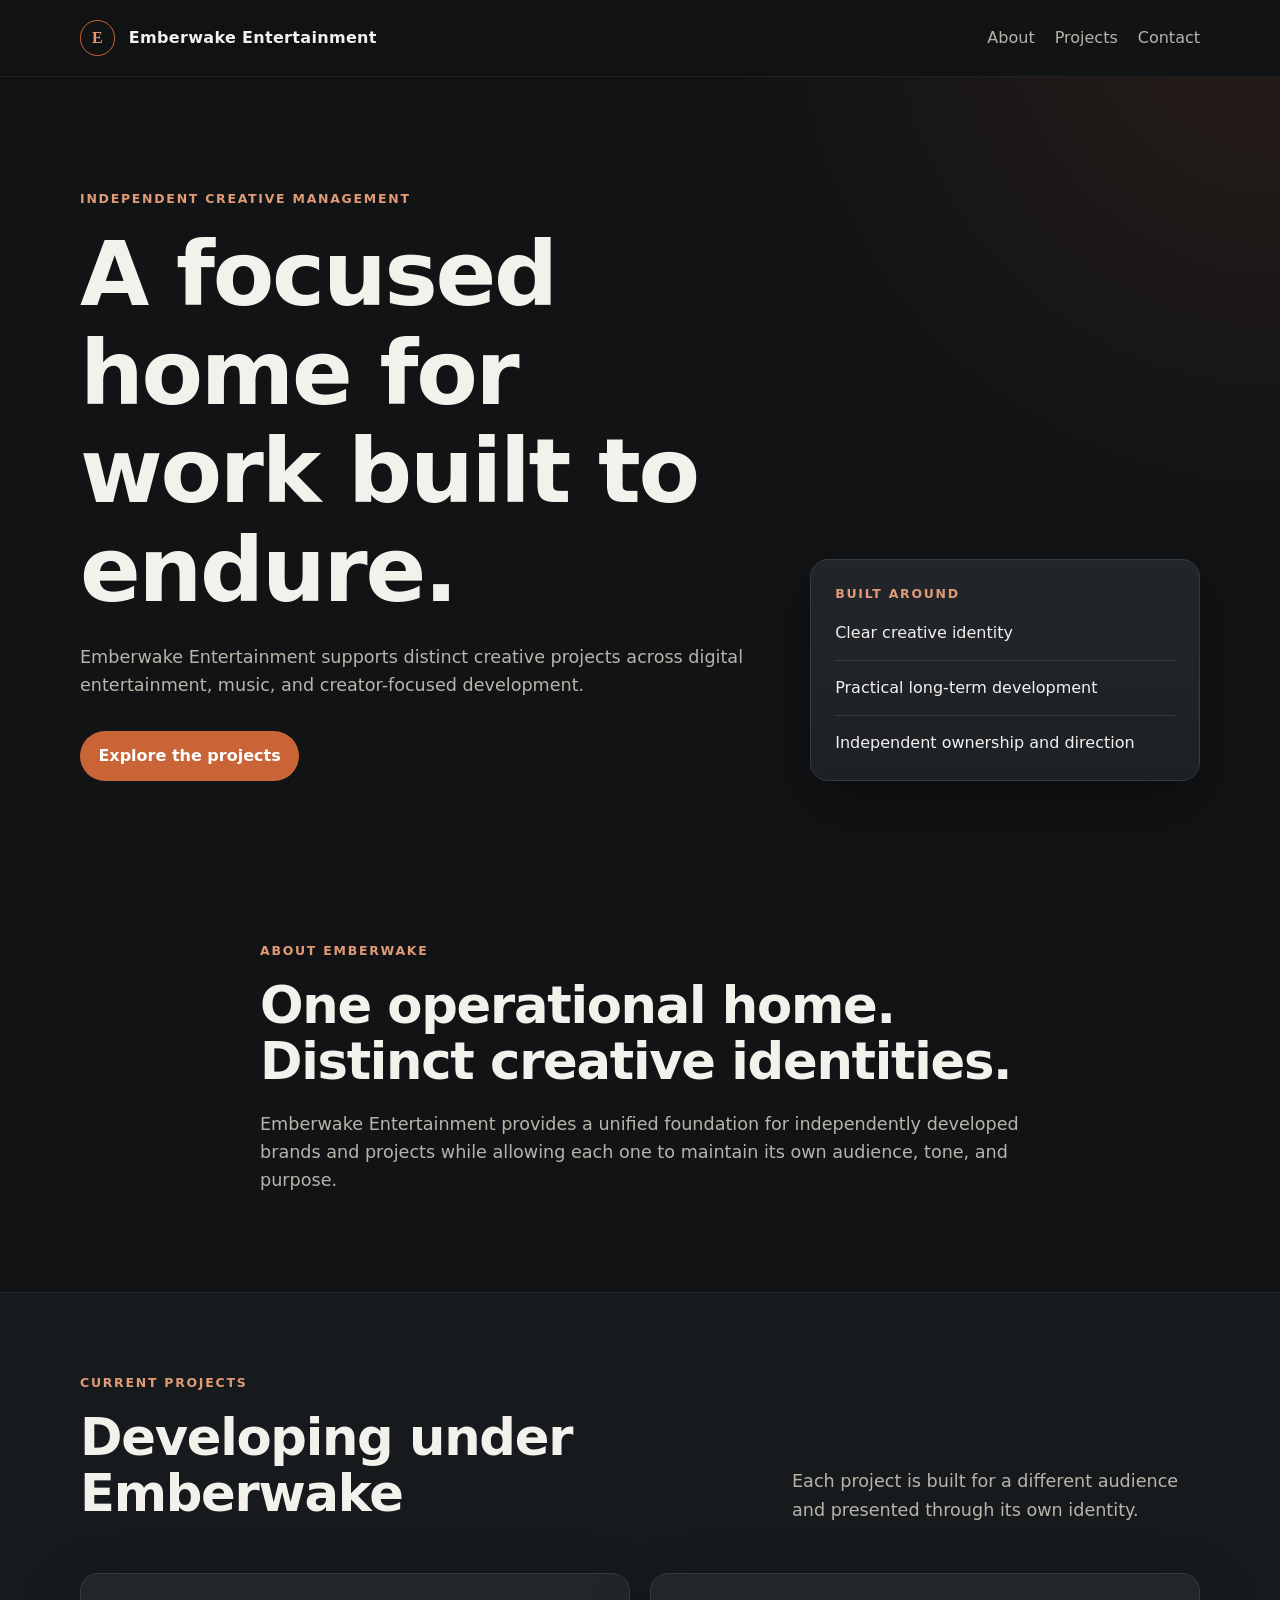
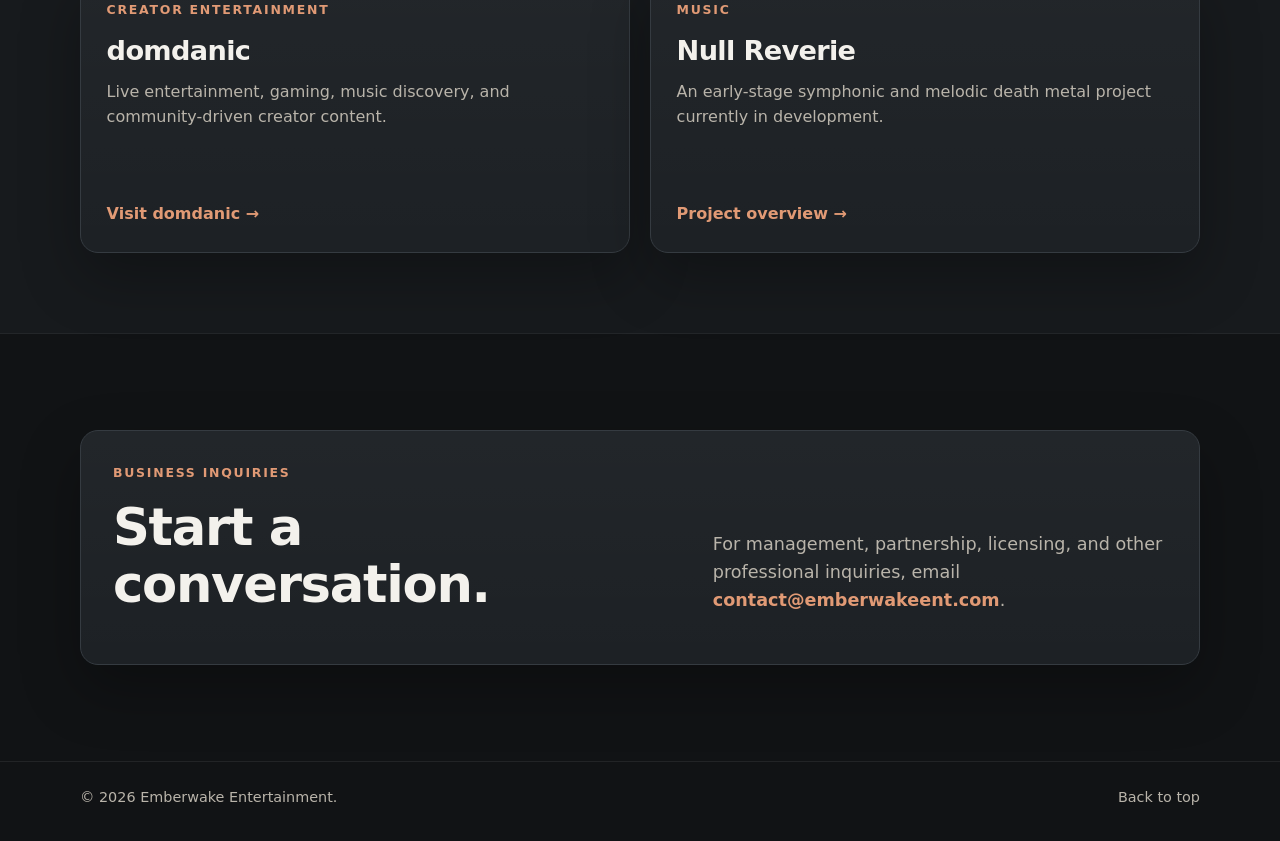
<file: index.html>
<!doctype html>
<html lang="en">
<head>
  <meta charset="utf-8">
  <meta name="viewport" content="width=device-width, initial-scale=1">
  <meta name="description" content="Emberwake Entertainment is an independent home for creator-led entertainment, music, and practical creative projects.">
  <title>Emberwake Entertainment</title>
  <link rel="stylesheet" href="./styles.css">
</head>
<body>
  <a class="skip-link" href="#main-content">Skip to content</a>

  <header class="site-header">
    <div class="container nav-wrap">
      <a class="brand" href="./" aria-label="Emberwake Entertainment home">
        <span class="brand-mark" aria-hidden="true">E</span>
        <span class="brand-name">Emberwake Entertainment</span>
      </a>

      <nav aria-label="Primary navigation">
        <a href="#about">About</a>
        <a href="#projects">Projects</a>
        <a href="#contact">Contact</a>
      </nav>
    </div>
  </header>

  <main id="main-content">
    <section class="hero">
      <div class="container hero-grid">
        <div class="hero-copy">
          <p class="eyebrow">Independent creative management</p>
          <h1>A focused home for work built to endure.</h1>
          <p class="hero-text">
            Emberwake Entertainment supports distinct creative projects across digital entertainment,
            music, and creator-focused development.
          </p>
          <a class="button button-primary" href="#projects">Explore the projects</a>
        </div>

        <div class="hero-panel" aria-label="Emberwake principles">
          <p class="panel-label">Built around</p>
          <ul class="principles-list">
            <li>Clear creative identity</li>
            <li>Practical long-term development</li>
            <li>Independent ownership and direction</li>
          </ul>
        </div>
      </div>
    </section>

    <section class="section" id="about">
      <div class="container narrow">
        <p class="eyebrow">About Emberwake</p>
        <h2>One operational home. Distinct creative identities.</h2>
        <p class="section-lead">
          Emberwake Entertainment provides a unified foundation for independently developed brands
          and projects while allowing each one to maintain its own audience, tone, and purpose.
        </p>
      </div>
    </section>

    <section class="section section-alt" id="projects">
      <div class="container">
        <div class="section-heading">
          <div>
            <p class="eyebrow">Current projects</p>
            <h2>Developing under Emberwake</h2>
          </div>
          <p>Each project is built for a different audience and presented through its own identity.</p>
        </div>

        <div class="project-grid">
          <article class="project-card">
            <p class="project-type">Creator entertainment</p>
            <h3>domdanic</h3>
            <p>
              Live entertainment, gaming, music discovery, and community-driven creator content.
            </p>
            <a class="text-link" href="https://domdanic.com">Visit domdanic <span aria-hidden="true">→</span></a>
          </article>

          <article class="project-card">
            <p class="project-type">Music</p>
            <h3>Null Reverie</h3>
            <p>
              An early-stage symphonic and melodic death metal project currently in development.
            </p>
            <a class="text-link" href="./null-reverie/">Project overview <span aria-hidden="true">→</span></a>
          </article>
        </div>
      </div>
    </section>

    <section class="section contact-section" id="contact">
      <div class="container contact-panel">
        <div>
          <p class="eyebrow">Business inquiries</p>
          <h2>Start a conversation.</h2>
        </div>
        <p>
          For management, partnership, licensing, and other professional inquiries, email
          <a class="text-link" href="mailto:contact@emberwakeent.com">contact@emberwakeent.com</a>.
        </p>
      </div>
    </section>
  </main>

  <footer class="site-footer">
    <div class="container footer-wrap">
      <p>© 2026 Emberwake Entertainment.</p>
      <a href="#main-content">Back to top</a>
    </div>
  </footer>
</body>
</html>
</file>
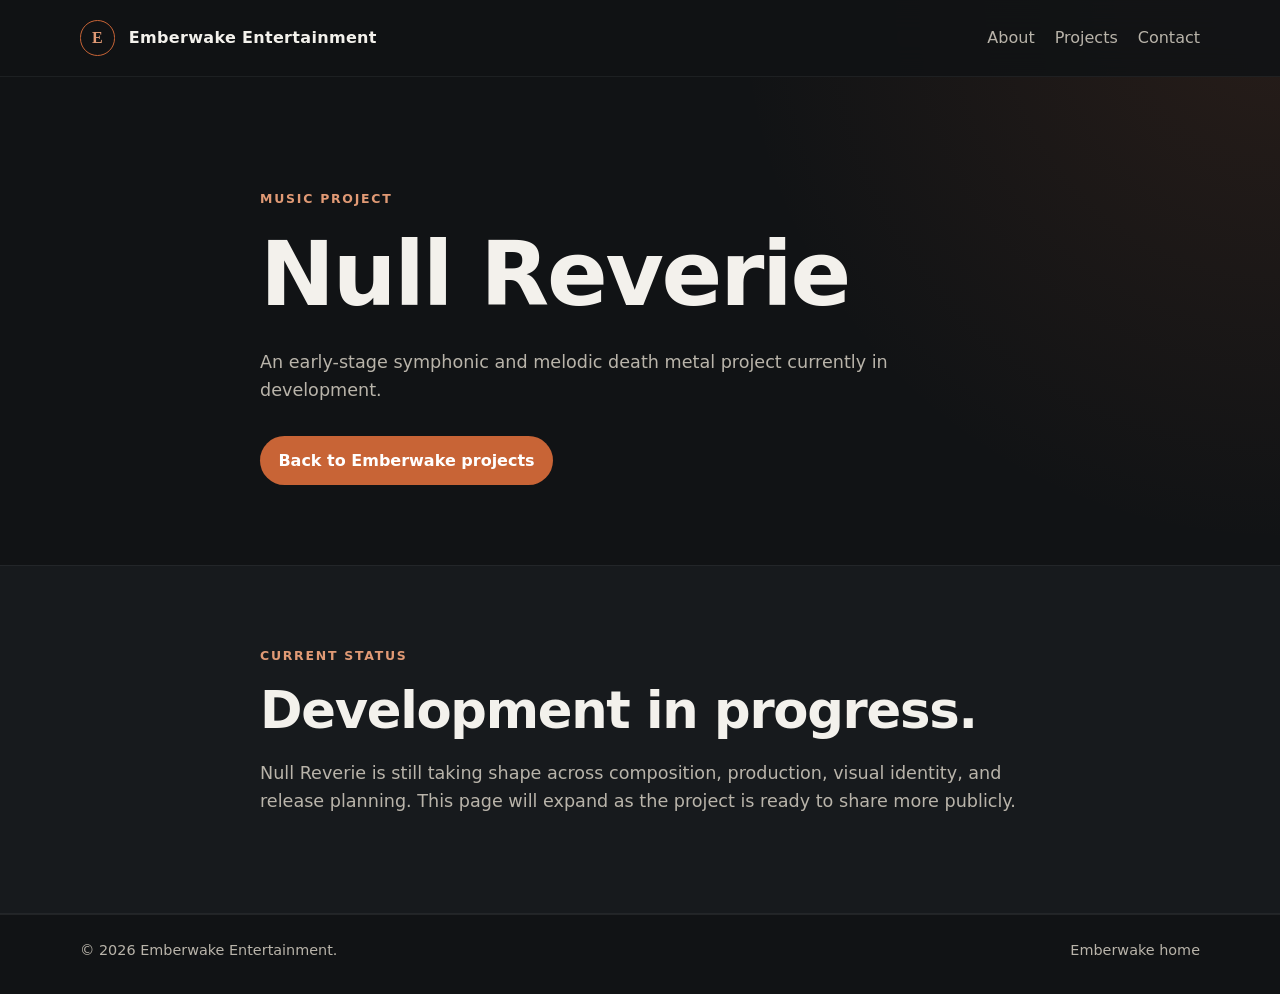
<file: null-reverie/index.html>
<!doctype html>
<html lang="en">
<head>
  <meta charset="utf-8">
  <meta name="viewport" content="width=device-width, initial-scale=1">
  <meta name="description" content="Null Reverie is an early-stage symphonic and melodic death metal project in development under Emberwake Entertainment.">
  <meta name="robots" content="noindex, nofollow">
  <title>Null Reverie | Emberwake Entertainment</title>
  <link rel="stylesheet" href="../styles.css">
</head>
<body>
  <a class="skip-link" href="#main-content">Skip to content</a>

  <header class="site-header">
    <div class="container nav-wrap">
      <a class="brand" href="../" aria-label="Emberwake Entertainment home">
        <span class="brand-mark" aria-hidden="true">E</span>
        <span class="brand-name">Emberwake Entertainment</span>
      </a>

      <nav aria-label="Primary navigation">
        <a href="../#about">About</a>
        <a href="../#projects">Projects</a>
        <a href="../#contact">Contact</a>
      </nav>
    </div>
  </header>

  <main id="main-content">
    <section class="hero project-hero">
      <div class="container narrow">
        <p class="eyebrow">Music project</p>
        <h1>Null Reverie</h1>
        <p class="hero-text">
          An early-stage symphonic and melodic death metal project currently in development.
        </p>
        <a class="button button-primary" href="../#projects">Back to Emberwake projects</a>
      </div>
    </section>

    <section class="section section-alt">
      <div class="container narrow">
        <p class="eyebrow">Current status</p>
        <h2>Development in progress.</h2>
        <p class="section-lead">
          Null Reverie is still taking shape across composition, production, visual identity, and release planning.
          This page will expand as the project is ready to share more publicly.
        </p>
      </div>
    </section>
  </main>

  <footer class="site-footer">
    <div class="container footer-wrap">
      <p>© 2026 Emberwake Entertainment.</p>
      <a href="../">Emberwake home</a>
    </div>
  </footer>
</body>
</html>
</file>
<file: styles.css>
:root {
  color-scheme: dark;
  --bg: #111315;
  --bg-soft: #171a1d;
  --panel: #1d2125;
  --panel-strong: #22272c;
  --text: #f3f1ec;
  --muted: #b9b4aa;
  --line: #353b41;
  --accent: #c86436;
  --accent-soft: #e19a75;
  --max-width: 1120px;
  --radius: 18px;
  --shadow: 0 24px 60px rgba(0, 0, 0, 0.28);
}

* {
  box-sizing: border-box;
}

html {
  scroll-behavior: smooth;
}

body {
  margin: 0;
  background:
    radial-gradient(circle at top right, rgba(200, 100, 54, 0.12), transparent 34rem),
    var(--bg);
  color: var(--text);
  font-family: Inter, ui-sans-serif, system-ui, -apple-system, BlinkMacSystemFont, "Segoe UI", sans-serif;
  line-height: 1.6;
}

a {
  color: inherit;
}

.skip-link {
  position: fixed;
  top: 1rem;
  left: 1rem;
  z-index: 100;
  padding: 0.7rem 1rem;
  background: var(--text);
  color: var(--bg);
  border-radius: 999px;
  transform: translateY(-200%);
}

.skip-link:focus {
  transform: translateY(0);
}

.container {
  width: min(calc(100% - 2rem), var(--max-width));
  margin-inline: auto;
}

.narrow {
  max-width: 760px;
}

.site-header {
  position: sticky;
  top: 0;
  z-index: 20;
  background: rgba(17, 19, 21, 0.88);
  border-bottom: 1px solid rgba(255, 255, 255, 0.06);
  backdrop-filter: blur(16px);
}

.nav-wrap {
  display: flex;
  align-items: center;
  justify-content: space-between;
  gap: 1.5rem;
  min-height: 76px;
}

.brand {
  display: inline-flex;
  align-items: center;
  gap: 0.85rem;
  text-decoration: none;
  font-weight: 700;
  letter-spacing: 0.02em;
}

.brand-mark {
  display: grid;
  place-items: center;
  width: 2.2rem;
  aspect-ratio: 1;
  border: 1px solid var(--accent);
  color: var(--accent-soft);
  border-radius: 50%;
  font-family: Georgia, serif;
}

nav {
  display: flex;
  gap: 1.25rem;
}

nav a,
.footer-wrap a {
  color: var(--muted);
  text-decoration: none;
}

nav a:hover,
nav a:focus-visible,
.footer-wrap a:hover,
.footer-wrap a:focus-visible {
  color: var(--text);
}

.hero {
  padding: 7rem 0 5rem;
}

.hero-grid {
  display: grid;
  grid-template-columns: minmax(0, 1.4fr) minmax(280px, 0.8fr);
  gap: 3rem;
  align-items: end;
}

.eyebrow,
.project-type,
.panel-label {
  margin: 0 0 1rem;
  color: var(--accent-soft);
  font-size: 0.78rem;
  font-weight: 800;
  letter-spacing: 0.14em;
  text-transform: uppercase;
}

h1,
h2,
h3,
p {
  margin-top: 0;
}

h1,
h2,
h3 {
  line-height: 1.1;
  letter-spacing: -0.025em;
}

h1 {
  max-width: 820px;
  margin-bottom: 1.5rem;
  font-size: clamp(3rem, 7vw, 6.4rem);
}

h2 {
  margin-bottom: 1.25rem;
  font-size: clamp(2rem, 4vw, 3.6rem);
}

h3 {
  margin-bottom: 0.8rem;
  font-size: 1.7rem;
}

.hero-text,
.section-lead,
.section-heading > p,
.contact-panel > p {
  color: var(--muted);
  font-size: 1.1rem;
}

.hero-text {
  max-width: 700px;
  margin-bottom: 2rem;
}

.button {
  display: inline-flex;
  align-items: center;
  justify-content: center;
  min-height: 48px;
  padding: 0.75rem 1.15rem;
  border-radius: 999px;
  text-decoration: none;
  font-weight: 800;
}

.button-primary {
  background: var(--accent);
  color: #fff;
}

.button-primary:hover,
.button-primary:focus-visible {
  background: #db7445;
}

.hero-panel,
.project-card,
.contact-panel {
  border: 1px solid var(--line);
  background: linear-gradient(180deg, rgba(255,255,255,0.025), transparent), var(--panel);
  box-shadow: var(--shadow);
}

.hero-panel {
  padding: 1.5rem;
  border-radius: var(--radius);
}

.principles-list {
  display: grid;
  gap: 0.9rem;
  margin: 0;
  padding: 0;
  list-style: none;
}

.principles-list li {
  padding-top: 0.9rem;
  border-top: 1px solid var(--line);
}

.principles-list li:first-child {
  padding-top: 0;
  border-top: 0;
}

.section {
  padding: 5rem 0;
}

.section-alt {
  background: var(--bg-soft);
  border-block: 1px solid rgba(255, 255, 255, 0.05);
}

.section-heading {
  display: grid;
  grid-template-columns: minmax(0, 1fr) minmax(260px, 0.6fr);
  gap: 2rem;
  align-items: end;
  margin-bottom: 2rem;
}

.project-grid {
  display: grid;
  grid-template-columns: repeat(2, minmax(0, 1fr));
  gap: 1.25rem;
}

.project-card {
  display: flex;
  flex-direction: column;
  min-height: 280px;
  padding: 1.6rem;
  border-radius: var(--radius);
}

.project-card p:not(.project-type) {
  color: var(--muted);
}

.text-link {
  margin-top: auto;
  color: var(--accent-soft);
  font-weight: 800;
  text-decoration: none;
}

.text-link:hover,
.text-link:focus-visible {
  color: var(--text);
}

.contact-section {
  padding-top: 6rem;
  padding-bottom: 6rem;
}

.contact-panel {
  display: grid;
  grid-template-columns: minmax(0, 1fr) minmax(280px, 0.8fr);
  gap: 2rem;
  align-items: end;
  padding: 2rem;
  border-radius: var(--radius);
}

.site-footer {
  border-top: 1px solid rgba(255, 255, 255, 0.07);
}

.footer-wrap {
  display: flex;
  justify-content: space-between;
  gap: 1rem;
  padding: 1.5rem 0 2rem;
  color: var(--muted);
  font-size: 0.9rem;
}

.footer-wrap p {
  margin: 0;
}

@media (max-width: 760px) {
  .nav-wrap {
    align-items: flex-start;
    flex-direction: column;
    padding: 1rem 0;
  }

  nav {
    width: 100%;
    justify-content: space-between;
  }

  .hero {
    padding-top: 4.5rem;
  }

  .hero-grid,
  .section-heading,
  .contact-panel,
  .project-grid {
    grid-template-columns: 1fr;
  }

  .hero-grid,
  .section-heading,
  .contact-panel {
    gap: 1.5rem;
  }

  .project-card {
    min-height: 240px;
  }
}

@media (max-width: 480px) {
  .brand-name {
    font-size: 0.95rem;
  }

  nav {
    gap: 0.6rem;
    font-size: 0.9rem;
  }

  h1 {
    font-size: clamp(2.8rem, 15vw, 4.2rem);
  }

  .footer-wrap {
    flex-direction: column;
  }
}
</file>
